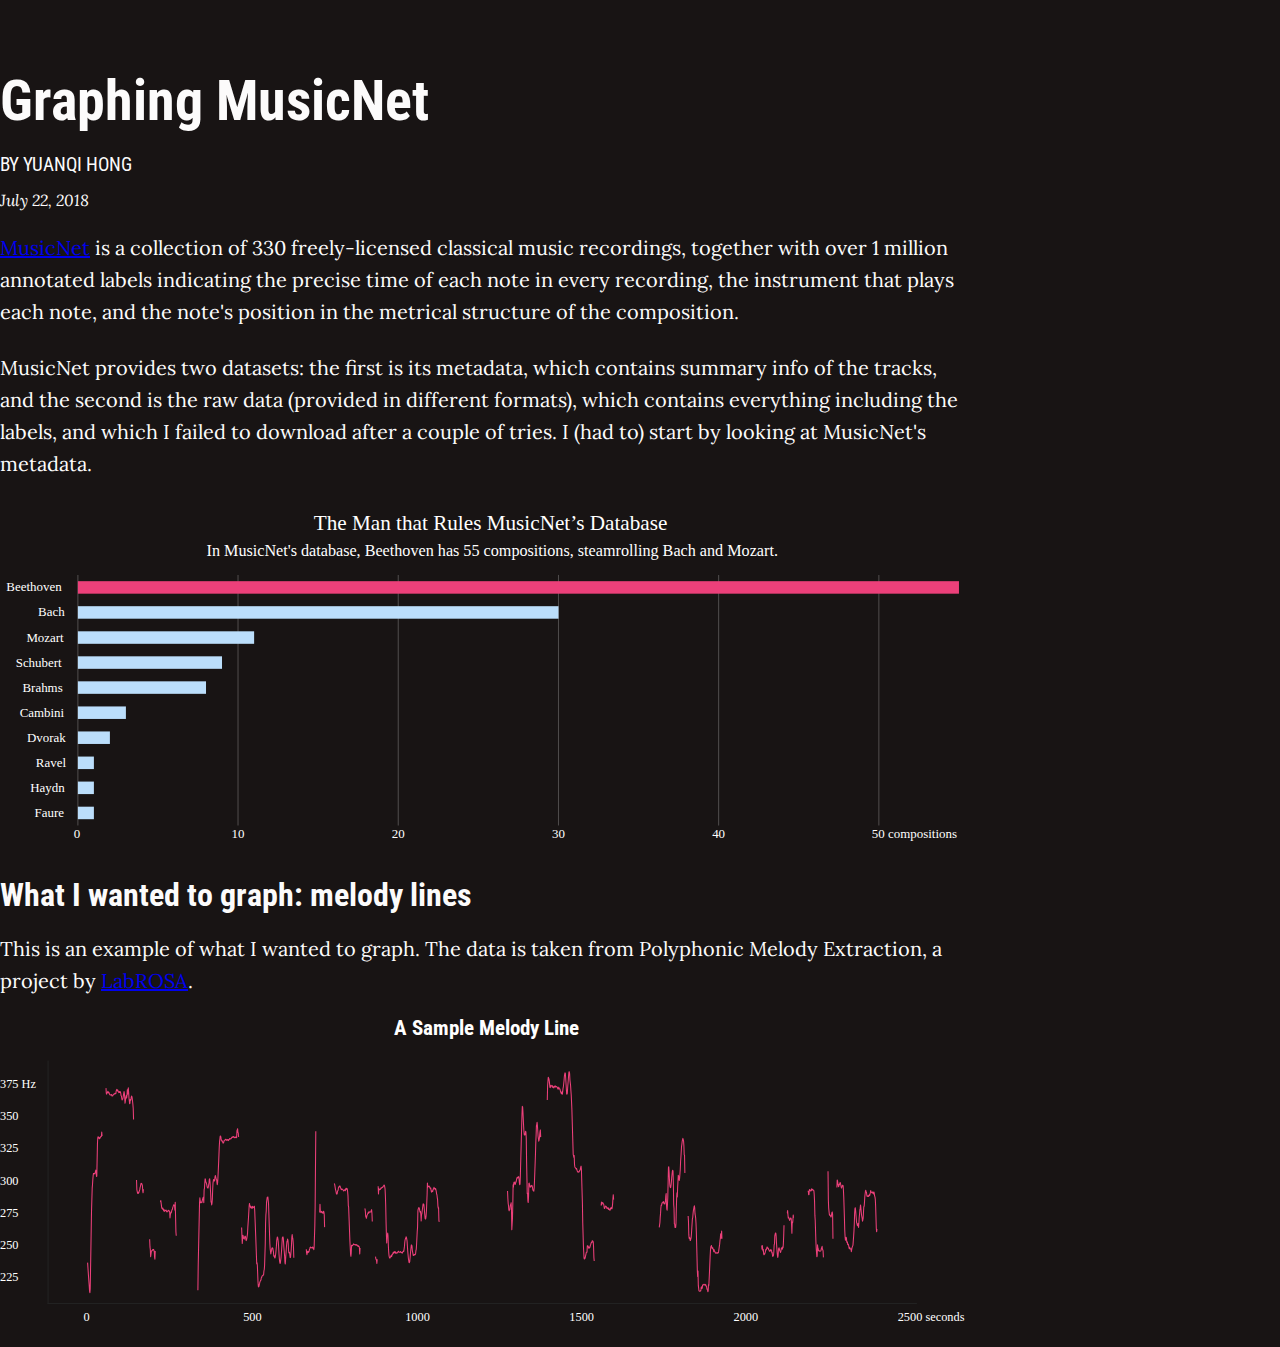
<file: data-studio-projects/01-MusicNet/index.html>
<!doctype html>
<html lang="en">
  <head>
    <!-- Required meta tags -->
    <meta charset="utf-8">
    <meta name="viewport" content="width=device-width, initial-scale=1, shrink-to-fit=no">
    <!-- Bootstrap CSS -->
    <link rel="stylesheet" href="https://stackpath.bootstrapcdn.com/bootstrap/4.1.1/css/bootstrap.min.css" integrity="sha384-WskhaSGFgHYWDcbwN70/dfYBj47jz9qbsMId/iRN3ewGhXQFZCSftd1LZCfmhktB" crossorigin="anonymous">
      
    <!-- Your CSS files -->
    <link rel="stylesheet" href="style/app.css">
    
    <!-- google fonts: Roboto Condensed(super-font) and Lora(sub-font) -->
    <link href="https://fonts.googleapis.com/css?family=Roboto+Condensed:300,400,700" rel="stylesheet">
    <link href="https://fonts.googleapis.com/css?family=Lora:400,400i,700" rel="stylesheet"> 



    <title>Data Studio project 1 - MusicNet</title>
  </head>
    
  <body class="dark-theme">
    <div class="container"><!-- start of the main container-->
        <div class="row justify-content-center"><!-- headline and intro -->
            <div class="col-lg-10 ">
                <h1 class="headline super-font">Graphing MusicNet</h1>
                <p class="credit super-font">BY Yuanqi Hong</p>
                <p class="date sub-font">July 22, 2018</p>
                <p class="body-text sub-font">
                <a href='https://homes.cs.washington.edu/~thickstn/musicnet.html'>MusicNet</a> is a collection of 330 freely-licensed classical music recordings, together with over 1 million annotated labels indicating the precise time of each note in every recording, the instrument that plays each note, and the note's position in the metrical structure of the composition.
                </p>
                <p class="body-text sub-font">
                MusicNet provides two datasets: the first is its metadata, which contains summary info of the tracks, and the second is the raw data (provided in different formats), which contains everything including the labels, and which I failed to download after a couple of tries. I (had to) start by looking at MusicNet's metadata.
                </p>
            </div>
        </div>

<!-- start of svg -->
<?xml version="1.0" encoding="utf-8"?>
<!-- Generator: Adobe Illustrator 22.1.0, SVG Export Plug-In . SVG Version: 6.00 Build 0)  -->
<svg version="1.1" id="Layer_1" xmlns="http://www.w3.org/2000/svg" xmlns:xlink="http://www.w3.org/1999/xlink" x="0px" y="0px"
     viewBox="0 0 920 332.8" style="enable-background:new 0 0 920 332.8;" xml:space="preserve">
<style type="text/css">
    .st0{fill:none;}
    .st1{opacity:0.3;fill:none;stroke:#CBCBCB;stroke-linejoin:round;stroke-miterlimit:10;}
    .st2{fill:#FFFFFF;}
    .st3{font-family:'Roboto-Regular';}
    .st4{font-size:12.2052px;}
    .st5{fill:#BBDEFB;}
    .st6{fill:#EC407A;}
    .st7{font-family:'RobotoCondensed-Bold';}
    .st8{font-size:20px;}
    .st9{font-family:'RobotoCondensed-Regular';}
    .st10{font-size:15.2564px;}
</style>
<rect x="73.5" y="70.7" class="st0" width="846.5" height="236.4"/>
<line class="st1" x1="73.5" y1="307.1" x2="73.5" y2="70.7"/>
<rect x="73.5" y="70.7" class="st0" width="846.5" height="236.4"/>
<text transform="matrix(1 0 0 1 69.499 318.8688)" class="st2 st3 st4">0</text>
<line class="st1" x1="224.6" y1="307.1" x2="224.6" y2="70.7"/>
<rect x="73.5" y="70.7" class="st0" width="846.5" height="236.4"/>
<text transform="matrix(1 0 0 1 218.5142 318.8688)" class="st2 st3 st4">10</text>
<line class="st1" x1="375.8" y1="307.1" x2="375.8" y2="70.7"/>
<rect x="73.5" y="70.7" class="st0" width="846.5" height="236.4"/>
<text transform="matrix(1 0 0 1 369.6787 318.8688)" class="st2 st3 st4">20</text>
<line class="st1" x1="527" y1="307.1" x2="527" y2="70.7"/>
<rect x="73.5" y="70.7" class="st0" width="846.5" height="236.4"/>
<text transform="matrix(1 0 0 1 520.8428 318.8688)" class="st2 st3 st4">30</text>
<line class="st1" x1="678.1" y1="307.1" x2="678.1" y2="70.7"/>
<text transform="matrix(1 0 0 1 672.0078 318.8688)" class="st2 st3 st4">40</text>
<line class="st1" x1="829.3" y1="307.1" x2="829.3" y2="70.7"/>
<text transform="matrix(1 0 0 1 822.6914 318.8688)" class="st2 st3 st4">50 compositions</text>
<text transform="matrix(1 0 0 1 32.6079 299.0641)" class="st2 st3 st4">Faure</text>
<text transform="matrix(1 0 0 1 28.585 275.4186)" class="st2 st3 st4">Haydn</text>
<text transform="matrix(1 0 0 1 33.8237 251.774)" class="st2 st3 st4">Ravel</text>
<text transform="matrix(1 0 0 1 25.4863 228.1315)" class="st2 st3 st4">Dvorak</text>
<text transform="matrix(1 0 0 1 18.5312 204.486)" class="st2 st3 st4">Cambini</text>
<text transform="matrix(1 0 0 1 21.2368 180.8434)" class="st2 st3 st4">Brahms</text>
<text transform="matrix(1 0 0 1 14.8066 157.1989)" class="st2 st3 st4">Schubert</text>
<text transform="matrix(1 0 0 1 24.896 133.5524)" class="st2 st3 st4">Mozart</text>
<text transform="matrix(1 0 0 1 35.9692 109.9093)" class="st2 st3 st4">Bach</text>
<text transform="matrix(1 0 0 1 6.0044 86.2638)" class="st2 st3 st4">Beethoven</text>
<rect x="73.5" y="289.4" class="st5" width="15.1" height="11.8"/>
<rect x="73.5" y="265.7" class="st5" width="15.1" height="11.8"/>
<rect x="73.5" y="242.1" class="st5" width="15.1" height="11.8"/>
<rect x="73.5" y="218.4" class="st5" width="30.2" height="11.8"/>
<rect x="73.5" y="194.8" class="st5" width="45.3" height="11.8"/>
<rect x="73.5" y="171.1" class="st5" width="120.9" height="11.8"/>
<rect x="73.5" y="147.5" class="st5" width="136" height="11.8"/>
<rect x="73.5" y="123.9" class="st5" width="166.3" height="11.8"/>
<rect x="73.5" y="100.2" class="st5" width="453.5" height="11.8"/>
<rect x="73.5" y="76.6" class="st6" width="831.4" height="11.8"/>
<text transform="matrix(1 0 0 1 296.001 28.2736)" class="st2 st7 st8">The Man that Rules MusicNet’s Database</text>
<text transform="matrix(1 0 0 1 194.8789 53.0929)" class="st2 st9 st10">In MusicNet&apos;s database, Beethoven has 55 compositions, steamrolling Bach and Mozart.</text>
</svg>
<!-- end of svg -->

        <div class="row justify-content-center"><!-- headline and intro -->
            <div class="col-lg-10 ">
                <p class="subhead super-font">What I wanted to graph: melody lines</p>
                <p class="body-text sub-font">
                This is an example of what I wanted to graph. The data is taken from Polyphonic Melody Extraction, a project by <a href="https://labrosa.ee.columbia.edu/">LabROSA</a>.
                </p>
            </div>
        </div>

<!-- start of svg -->
<svg id="Layer_1" data-name="Layer 1" xmlns="http://www.w3.org/2000/svg" viewBox="0 0 920 289.89"><defs><style>.cls-1{font-size:11.64px;font-family:Roboto-Regular, Roboto;}.cls-1,.cls-5{fill:#fff;}.cls-2,.cls-3,.cls-4{fill:none;}.cls-2{stroke:#ec407a;stroke-linejoin:round;}.cls-4{stroke:#222;stroke-linecap:square;stroke-miterlimit:10;}.cls-5{isolation:isolate;font-size:19.41px;font-family:RobotoCondensed-Bold, Roboto Condensed;font-weight:700;}</style></defs><title>Sample Melody Line</title><text class="cls-1" transform="translate(78.68 286.74)">0</text><text class="cls-1" transform="translate(229.45 286.74)">500</text><text class="cls-1" transform="translate(382.29 286.74)">1000</text><text class="cls-1" transform="translate(537.21 286.74)">1500</text><text class="cls-1" transform="translate(692.13 286.74)">2000</text><text class="cls-1" transform="translate(847.05 286.74)">2500 seconds</text><text class="cls-1" transform="translate(0 249.56)">225</text><text class="cls-1" transform="translate(0 219.08)">250</text><text class="cls-1" transform="translate(0 188.6)">275</text><text class="cls-1" transform="translate(0 158.13)">300</text><text class="cls-1" transform="translate(0 127.65)">325</text><text class="cls-1" transform="translate(0 97.18)">350</text><text class="cls-1" transform="translate(0 66.7)">375 Hz</text><path class="cls-2" d="M789.69,166l.31-7,.31.83.3,2.32.62,3.22.31-.45.31-1.83.31.12.31-1.13.31-.79.31,1,.62,3.12.31,1.13.62-1.65.31-1,.31.17.31.44.31,4.37.31,6.68.62,19.74.31,11.51.31,5.73.31,3.39.31-.66.31-2.18.31.41.31,3.93.31.66.31-.64.31,2.59h.31l.31-.42.31,1.57.31,2,.31.7.31-1.32.62,1.62.31,0,.31-.26.31,2.64.62-3.55.93-2.57.62-8.32.31-4.89.31-6.5.31-10.51.31-4.07.31-1,.31,2.36.93,11.86.31.5.31,1.7.31.56.31-.93.31-1.17.31,3.68.3-4,.31-5.32.31-3.05.31-3.87.31-1.9.31-3.07.31,2.45.62,7.08.62,3.1.31,2.74.31-1.11.31-1.8.62-11,.31,0,.31-3.74.31-5.35.62-5.28.31-.93.31,1.7.31,0,.31,2.66.31,1.55.31-.17.31-.38.62.57.31-1.06.31.41.31-1.24.31.82.62-2.61.31-2,.31,1.19.31.47.93.79.31-1.13.31.15.31.39.31,1.46.31-1.83.31,1.55.31,2.32.31.59.31,2.39.31,6.3.62,20.75.31,3.59.31-2.71m-46.17-54.51.31,26.94.31,7.91.62,5.81.31,1,.31-.32.31.43.62,1.48.31-.74.62-3.64.31-.39.31,2.78.31,22.51m-23.86-44.9h.62l.31,3.43h.31l.31-4.25.31-.67.31.12.31.85.31.38.31-.29.31.08.31-1.87.31.94.31-.47.31.12.31.78h.31l.31-.15.31.74.31,3.62.31,6.33.31,13.16.31,4.66.62,19.21.31,7.19.61,7.94.31-.7.31-10.63.31,2.9.31.7.31,2.17.31-.59.31.55.62.37.62-.14.31-.09.31-.89.31-1.73.31-.48.31-1.28.31,2.87.31.4.31,1.06.31,6.15M742.59,190h.31l.31-2.09.31,4.12.31,2.9.31-.73.31.78.62,2.15.31-.87.62-1.36.31.2.31.65.31,5.8.31,7.78.31-10.76.31.87.31-2.15.31-5.33.31,2.64m-30.06,26.07.31,3.67.31-3.43.31,3,.31,2.1.31-1.36.31,4,.31.91.31-1,.31.36.62-1.93.31-1.69.31-1,.31.62.62-2.45.31-.21.31.92.31.4.31-.38.31,1.33.31.23.31,1.09.31.41.31-.52.31.18.31-.83.31-.52.31,1.19.31-.09.31,2.07.31-.4.31,3.19.31.56.31-.52.31-.83.31-3,.3-6.72.31-.7.31-7.71.62-2.61.31,0,.31,2.68.31,6.4.62,9.35.31,2.7.31,1.87.31-1.7.31-5.25.31-1.69.31-.26.62,2.63.31.28.31,1.32.31-.46.31-1.66.31-2.28.62,1.23.31.07.31-2.3.31.94.31-3.67.31-7.07.31-10.53m-90.47-8.57.31,4.84.31,12.71.31,3.38.31.23.3-1,.31,2.73.31.13.62-2.44.31-3.36.93-14.62.31-1.23.31-3.76.31-2.7.62-3.45.31-1.08.31,1.92.31,5.67.31,1.7.31,2.27.31,5.16.31,7.91.62,23.52.31,13.08.31,5.36.31-5.16.31,13.63.62,5.15.62.24.31.11.31-.41.31.19.31-1.27.31-2.46.31-.27.31,1.71.31-.54.31-2.72.31-.25.31-.5.62.65h.31l.31-.19.31-.45.31.15.31.81.31-.48.31,1.37h.31l.31,2.09.31,1,.31.06.31,2,.31-.66.31-6.21.31.92.62-12.78.62-14.64.31-5.88.31-3,.3-.76.31-.57.62,2.75.31-.82.31.18.31,1.34.31.26.31,2.08.31-2.06.31,1.59.31-.13.31,1.21.31.66.31-.3.31.41.31-.47.31.07.31.43h.31l.31-.57.31.15.31.07.31-1.58.93-6.63.31-3.33.31-2.22.31-4.13.31,4.2.31-2.26.31-4.55.31,7.16m-59.18-10.65.62-4.41.31-5.54.31-3.29.31-5.37.31-2.58.31.3.31-1.63.31-.79.31.12h.31l.31-1.17.31.17.62,1.88.31,0,.31.19.31-1.36.31-1.87.31-4.51.31-2.1.31,10.51.31,4.09.31,1.06.31-5.29.31-6.65.62-28,.3-1,.31,4.4.31,7,.31,4.84.31,2.47.31,1,.31-.26.31-2,.31-3.06.31-4.43.62-5.7.31-1,.31.92.31,10.83.31,20.56.31,3.65.31,14.56h.31l.31,3.44h.62l.31-3.44.31-13.73.31-10.3.31-5.17.31,4,.31-8.82.62-11.65.31.84.31,1.61.31,2.33.31-1.79.62-8.48.31-7.44.31-4.32.62-10.15.31-2.08.31-2.8.62-2.58L645,122l.31,4.54.31,8.62.31.58.31,16.67m-79,30.79.31-3.43.31,2.29.31-1.36.31-.35.31.5.31-.21.31.91.31.51.31,2.41.31,1.48.31-.45.3-.68.31-1.18.31.12.31,0,.31.45.62,1.63.31-.4.31.26.31-.54.31,1.68.31-1.07.31.55.31.27.31.78.31.11.31-.64.31-1.46.31.78.31-1.17.31.73.31.39.31-1.92.31-2.91.31-5,.31-3.44.31,4.68m-62.59-94,.31-13.74.62-7.81.62,1.61.31,1.83.62,6,.31.45.31-.91.31-1.4.31.5.31.06.31.19.31,1,.31-1.34.31,1.69.31-.82.31.84.31.35.31-.46.31-1,.31.14.31-.57.31,1.12.31-.1.31-.43,1.24,1,.31,1.21.31.41.31-1.2.31-.75.31,1.27.31.42.31-.16.31.79.31,1.3.62,1.91.31.58.31.26.31-2,.31,2.24.61-5.41.31-1.55.62-5.65.31-4.12.31-2,.31-1.34.31.47.31,4.09.93,15.44.31.09.31-.89.31-4.89.62-7.83.31-4.52.31-2.88.31-.18.31,1.72.31,6.15.62,5.42.31,4.9L539,78.5l.62,13.62L540.88,135l.31,1.07.31,1.64.31-1.87.31,8.56.31,2.27.62,1,.31.16.31.73.31-.39.62,2,.31,1,.31.34.31-.22.62.33.31-.24.62-1.65.31,0,.62-2.95.31-.86.31,3.48.93,31.22.31,18.38.62,21.83.61,11.74.31,1,.31-1.08.31.5.93-4.27.31-1.54.62-.09.31-6.1h.31l.31.33.31.45.31,1.52.31-.25.31-.5.31.52.31-.83.31-1.39.31-.75.62-2.05.31-.39.31.32.31-1.69.31.17.62.8.31,4.7L560.4,232l.31,3.47m-81.8-66.16.31,7.09.31,4.73.31,2.19.31,3.92.31.81.31-1.7.31.47.31-3,.31-1.31.31-.87.31-1.18.31,5.74.31,19.63.62-10.43.31-12.46.31-19.49.31,2.44.31-4.14.31-.74.31,0,.31,2,.31-.15.31.15.31-2.4.31.42.62-3.33.31-.92.31.46.31-.95.31.55.31-.79.31-.26.31,1.95.31,3.84.31,1.88.31-.71.31-7.41,1.54-58.33.31-7.46.31.6.31,5,.62,13.2.31,5.28.31,2.92.31-.8.31.8.62-3.53.31.85.31,5.35.31,21.65.62,30.81.31-.32.31,7.62.31,1.28.31-5.65.31-12.47.31-.21.62,2.82.31,1.15.31-1,.31-.32.31.11.31-.62.31,1.19.31-.86.62,3.66.31.87.31.39.31.25L504,167l.31-5.85.93-25.76.31-11.17.31-7.29.31-9,.31-1.2.31-2.25.31,2.87.62,10.1.62,4.85.31-.73.31-1.79.31-3.86.31-2.62.31-1.57.31,6.79M356.83,164.86l.31,7.43.31-5.22.31,1.46.31-.54.31-.24.31.14.31-.11.62-1.47.31.46.62-.83h.31l.31-.06.31-.91h.31l.62-1.21.31.37.31,1.4.31,1.79.31,6.52.31,9.22.31,15.08.31,11.49.31,8.76.31-6.5.31-.48.31-2.31.31,2.52.31,8.86.31,6.24.31,3.4.31,1.64.31.8.31.06,1.24-2.73.31,1.42.31-1.37.31-.74.31.08.31-1.59.31.78.31-1.27.3-.31.31,0,.31.73.31-1.22.31,1.72.31-1.07.31.72.31-.12.31.45.31-.42.31.25.31-.76.31.07.31-1.08.31.13.62.93.93-.13.31-.55.31.48.31.3.31-.06.62.68.31-.05.31-1.15.31-.31.31-.51.31.46.62-4.51.31-4,.31-2.41.31-.87.31-.55.31-1.43.31.61.62,3.22.62,9.43.62,7,.62,4,.31.1.31-.7.93-10.32.62-5.71.31.24.31.74.31,4.13.62,3.33.31,1.61.62-.28.31-.83.31.43.3,0,.31-.42.31-.6.31-3.08.31-1.06.31-4.56.62-12.16.31-4.18.31-15.28.31-2,.31-.16.31-1.19.31.66.31,1,.31,2,.31.94.31-.83.31,2.86.31,6.1.31-6.15.31-.39.93-7.61.31-2.05.31.6.31-.21.31,2.9.62,7.2.31,3.11.31.86.31-.57.31-2.73.31-4.42.62-15.12.31-11.21.31,4.05.31-.63.31-.24.31-.12.31-.27.31.69.31.25.31,1.13.31.38.31-.6.62,3.57.31.43.31-1.35.31.77.31,0,.31-1.66.31-1,.31.36.31-1.65.31,1,.31-.17.31.42.31.8.31-.94.61,2.6.31,2.49.31.7.31,2.72.31,2,.31,6.09.31,1.95.31-.44.31,11.87.31,1.43m-60.11,32.8.31,2.35H355l.31,1.56.31,2.45.31-3.9m-11.77-47.94.31.72.31,2.47.31,4.45.31.52.31,1.17.31-1.26.31-1.68.31-.44.31-1,.31-.29.31-1.25.31,1.06.31-.52.31-.77.31.29.31-.16.31.12.31,0,.31-.37.31-1.29.31-.58.31,3.63.31,7.55m-35.95-35.19.31-.39.31,1.46.62,4,.31,1,.62,3.21.31-.7.31.5.31-2.12.31-.94.31-.43.31-2.51.62-1,.31.43.31-1,.31.26.31,1.54.31.28.31,1,.31.48.31-.52.62.17.31.18.93,1.5.31-.51.31-.22.31-.49.31.3.31.59.31-1.48.31-.84.31,0,.31,1.11.31-.77.31.77.31,2.33.31,3.77.31,9.26.31,1.48L330.19,217l.62,12.23.31,1.8.31-3.27.3-7.21H332l.31.39.31.09.93-1.71.31.32.31.14.31.31.31,0,.62-.11.31.43.31.27.31-.64.31-.07.31.46.31.22.31.49.31.63.31-.74.31.61.31-.07.31,1.24.31,5.9.31-5.57m-38.11-33.39.31-7.75.31,7,.31,0,.31.84.31-.74.31-.46.31.86.31-.34.31.9.31.32.62-1.87.31.81.31,2.65.31,11.49M289,224.36l.31,3.43.31,1.67.31-1.9.31-1.24.31,1.24.31-1.07.31.63.31-.35.61-2.54.31-.69.31-1.12.31-.12.31.53.31-.11.31.19.31,0,.31.3.31-.75.31-.25.31,1.41.31-.14.31,1.31.31-2.72.62-19.77.31-17.7.62-71.57m-70,90.81.62,14.94.31-4.72.31-2.92.31,1,.31,1.88h.31l.31.73.62-2.68.31-.11.31.57L232,215l.31,1.17.31-.71.31-1.4.62-4.43.31-6,.62-9.24.62-10.9.31-2.39.31,2.29.31-.2.31,1.69.31-.78.31,1.57.31-1.27.31,1,.31-.63.31-.93.31,1.69.31-.89.31.2.62-.84.31-.21.31,4.51.93,23.88.93,25.88.31-1,.31,2.65.62,15.81.31,3.84.31.44.31-.61.31-1.62.31-1.18.31-1.5.31-.39.31-1.05h.31l.31-2.19.31-.16.31-1.36.31-.22.31-.47.31.27.31-.9h.31l.31-3.65.31-1.32.31-3.93.62-20.12.31-19.67.31-7.94.31-3.45.31-8.46.61-4.63.31.39.31-.57.62,6.07,1.24,37.58.31,5.29.62,4.69.31-1.82.31-1,.31-2.38.31-.39.31-.07.31.23.31,2.1.31,1.39.31,4.09.31-.66.62,2.36.31-.22.31-1.67.31-2.51.62-6.73.31-5.48.31-2,.31-1.2.31.76.31,2.15.31,2.71.62,10.8.31,4.26.31,2.86.31,1.41.31-.5.62-4.78.62-8.3.62-10.34.31-.72.31-.36.31,1.41.62,9.56.62,7.2.31,6.14.31,1.31,1.24-18.16.31-3.1.31-.5.31-1.75.31,1.18.3,3.07.31,6.33.31,2.38.62-.54.31,3,.31,2,.31-.31.62-6.75.31-5.2.31-7.19.31-2.29.31,2.43.31,1.3.31,3.35.31,4.87.31,10M186.73,263l.31-23.88,1.24-58.57.31-4.75.31,2.73.31,2,.31-.56h.31l.31-.18.31.56.62-2.92.31-.67.31-1.37.3,1.45.31,3.58.31-12.3.31-1.1.31-5.27.31-3.88.31.39.31,2.57.31.4.31.88.31,1.15.31,1.78.31,1.14.31.41.31,0,.31-1.48.62-3.86.31-3.16.31-.18.31,3.16.62,11.64.31,7,.31-.12.31,3,.31-1.72.31-3.51.31-8.95.31-6.43.31-2.2.31-1.28.31.86.31.56.31-.19.31-3.5.31-1.47.31.93.62,2.81.31,0,.31,2.86.31,2.12.31-1.67.31-4.58.62-13.52.62-15.3.31-5.73.62-5.21.31.23.31.76.31,3.07.31-.31.31,1,.31.23.31-.27.31,1.75.31.24.31-.63.31-.35.31-1.37.31-.42.61-.13.31-.53.31-.18.31.26.31.62.62-.39.31.32.31-.47.31-.07.31,1,.31-.61.31-.39.31-.22.31-.74.31-.06.31.49.31-.28.31,0,.62-1.23.31-.28.31.43.31-.4.31-.65.31.48.31-.3.31.82.31-.29.31.57.31-.54.31.22.31-.3.31.44.31-.92.31,1,.31-6.65.31-.58.31-1.23.31,3.74.31.21.31,3.87M151.1,179.72l.31-.3.31-1,.61,4.5.31,2.74.31,0,.31.78.31-1.08.62,1.78.31,1.07.31-1.3.31,1.67.62-.86.31.28.31-.52.31-.15.31.65.31.94.31.18.62-.9.31.14.31-.81.31.52.31-.13.31.69.31-.17.31,6.27.31-2.82.31-1.42.31-.91.31.21.62-2.64.31-.16.62-2.58.31-.71.31-1.24.31.38.31-.2.31.65.31,4.21.31-7.44L166,208l.31,3.66m-25.1,3.15.31,7.32.31,2.33.31,7,.62-4.61.31-1.15.31.11.31-.27.31-.84.31.15.31-.27.31-.1.31,1.48.31.13.31,5.77.31,1.78.31-7.73m-17.66-67,.31,9.26.62,3.11.31.43.31-1.12.31.9.31-.57.93-3.07.3-1.87.31-.94.31-1.72.31-1.27.31.66.31-.33.62,2,.31,4.95.31,1.76.31-3.5M100,72.32l.31,4.82.31.84.31-.82.31-.44.31-.92.31-.38.31.89.31.52.31-.52.62,1.94.62.54.31-.09.31.11.31-.37.31-.1.31,1.28.31.08.31-.08.31-.19.31-.9.31-.42.31,0,.31-.22.62-.6.31.44.31-.37.31.09.31-2.35.31-.94.31-.64.31,1.14.62-.59.31,1.49.31-.05.31,1,.3-.64.31-.3.31.92.31-1,.62,1.6.31,2.28.31.35.31,2.31.31,1.47.31-.81h.31l.31-1.39.93-5.72.31,1.45.31,4.11.31,5.29.31-1.76.31-2.52.31-1.79.31-1.22.31,2.4.31-2.84.31-4.92.31,4.29.62-6.07.31,4.15.31,5.29.62,5.65.31-.55.31-3.58.31.95.31-.88.31-2.2.31-1,.31.52.31,1.69.62,5.84.31,3.94.31,10.13m-43.38,135,.93,13.82.62,8.12.31,5,.31,1.38.31-3.61.62-36.78L86.34,189,87,166.66l.31-3.69.31-4.68.31-3.58.31-1.89.31.27.31-.2.62.36.93-3.58.31.83.31,5.18.31-.32.62-30.58.3-5.59.31-1,.31.36.31.1.31,1.4h.31l.31-1,.31.39.31-1,.31-.19.31-.39h.31l.31-4.2.31,3.84" transform="translate(0 -5.19)"/><rect class="cls-3" x="45.38" y="41.47" width="819.35" height="228.85"/><line class="cls-4" x1="45.38" y1="270.32" x2="45.38" y2="41.47"/><line class="cls-4" x1="45.38" y1="270.32" x2="864.73" y2="270.32"/><text class="cls-5" transform="translate(371.7 16.6)">A Sample Melody Line</text></svg>
<!-- end of svg -->

<br>
<br>
        
      </div><!-- end of the main container-->
   
        

      
      
    <!-- Optional JavaScript -->
    <!-- jQuery first, then Popper.js, then Bootstrap JS -->
    <script src="https://code.jquery.com/jquery-3.3.1.slim.min.js" integrity="sha384-q8i/X+965DzO0rT7abK41JStQIAqVgRVzpbzo5smXKp4YfRvH+8abtTE1Pi6jizo" crossorigin="anonymous"></script>
    <script src="https://cdnjs.cloudflare.com/ajax/libs/popper.js/1.14.3/umd/popper.min.js" integrity="sha384-ZMP7rVo3mIykV+2+9J3UJ46jBk0WLaUAdn689aCwoqbBJiSnjAK/l8WvCWPIPm49" crossorigin="anonymous"></script>
    <script src="https://stackpath.bootstrapcdn.com/bootstrap/4.1.1/js/bootstrap.min.js" integrity="sha384-smHYKdLADwkXOn1EmN1qk/HfnUcbVRZyYmZ4qpPea6sjB/pTJ0euyQp0Mk8ck+5T" crossorigin="anonymous"></script>
  </body>
</html>
</file>
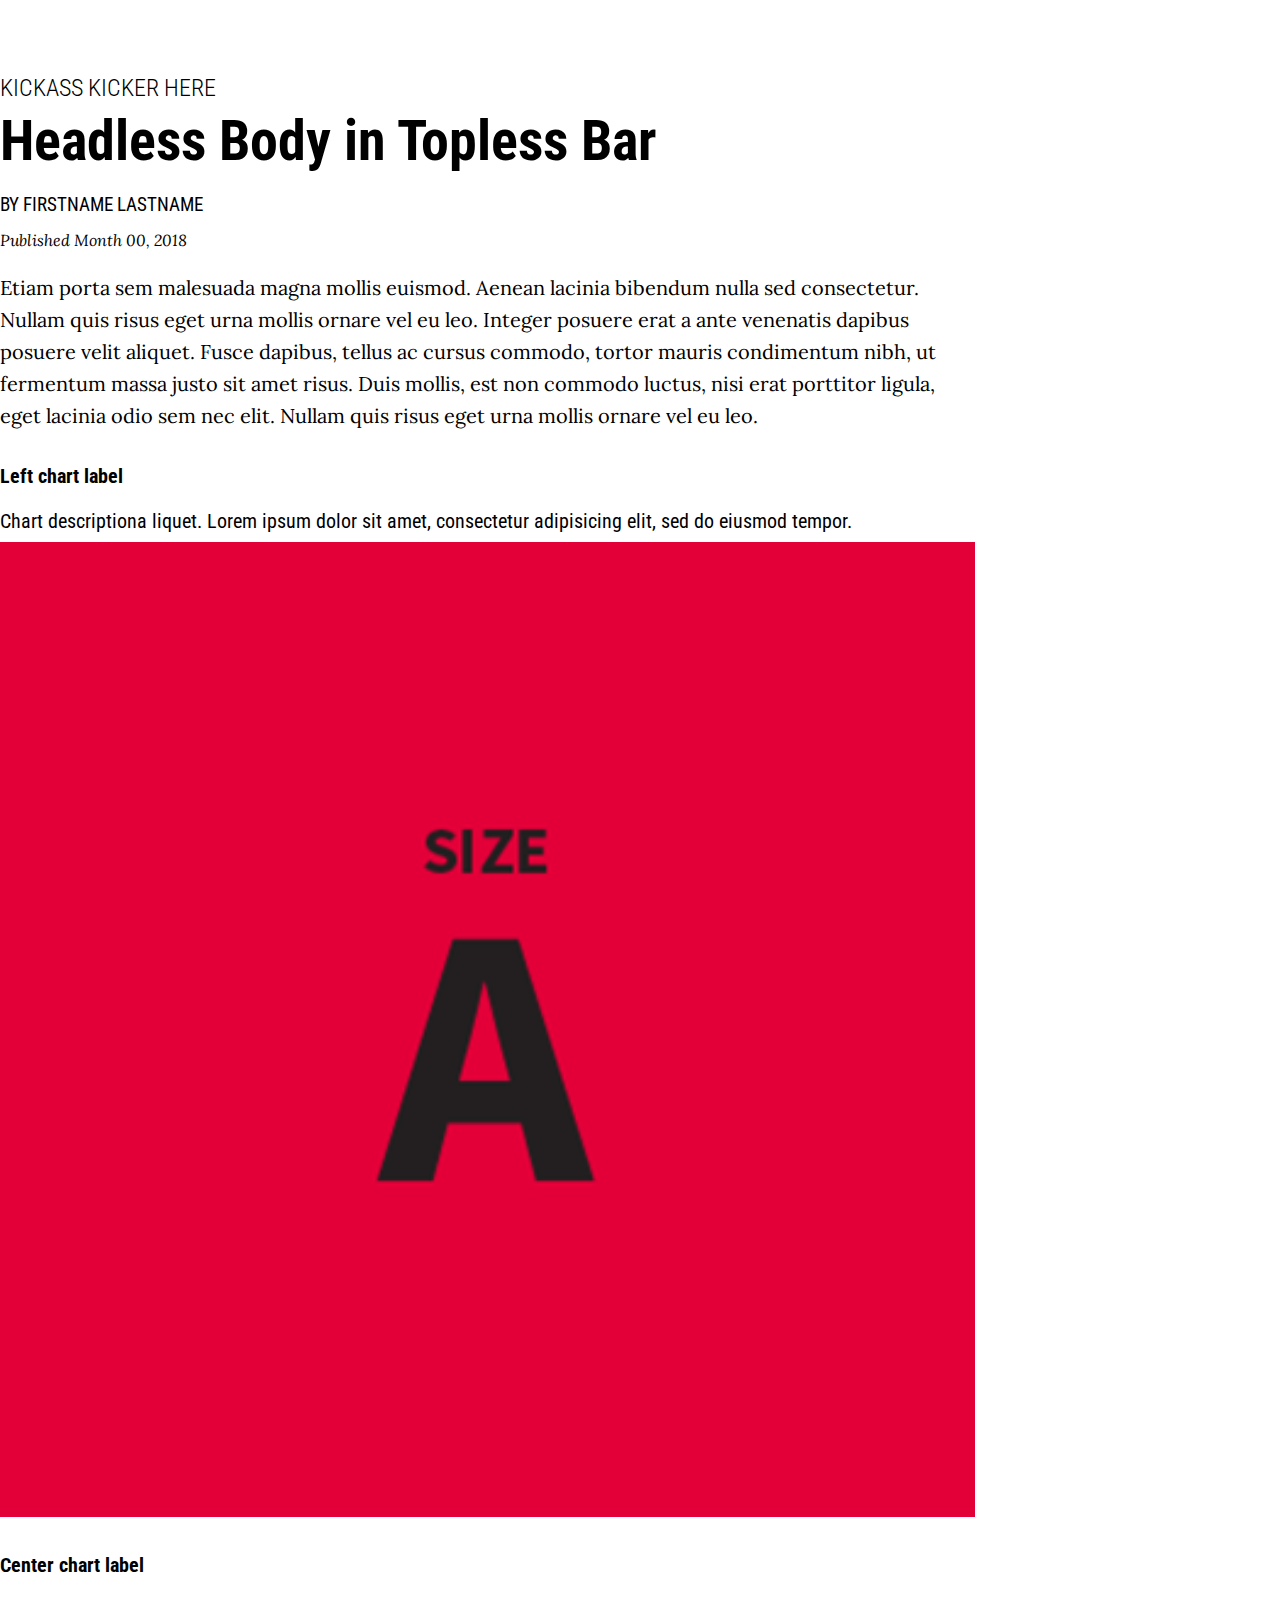
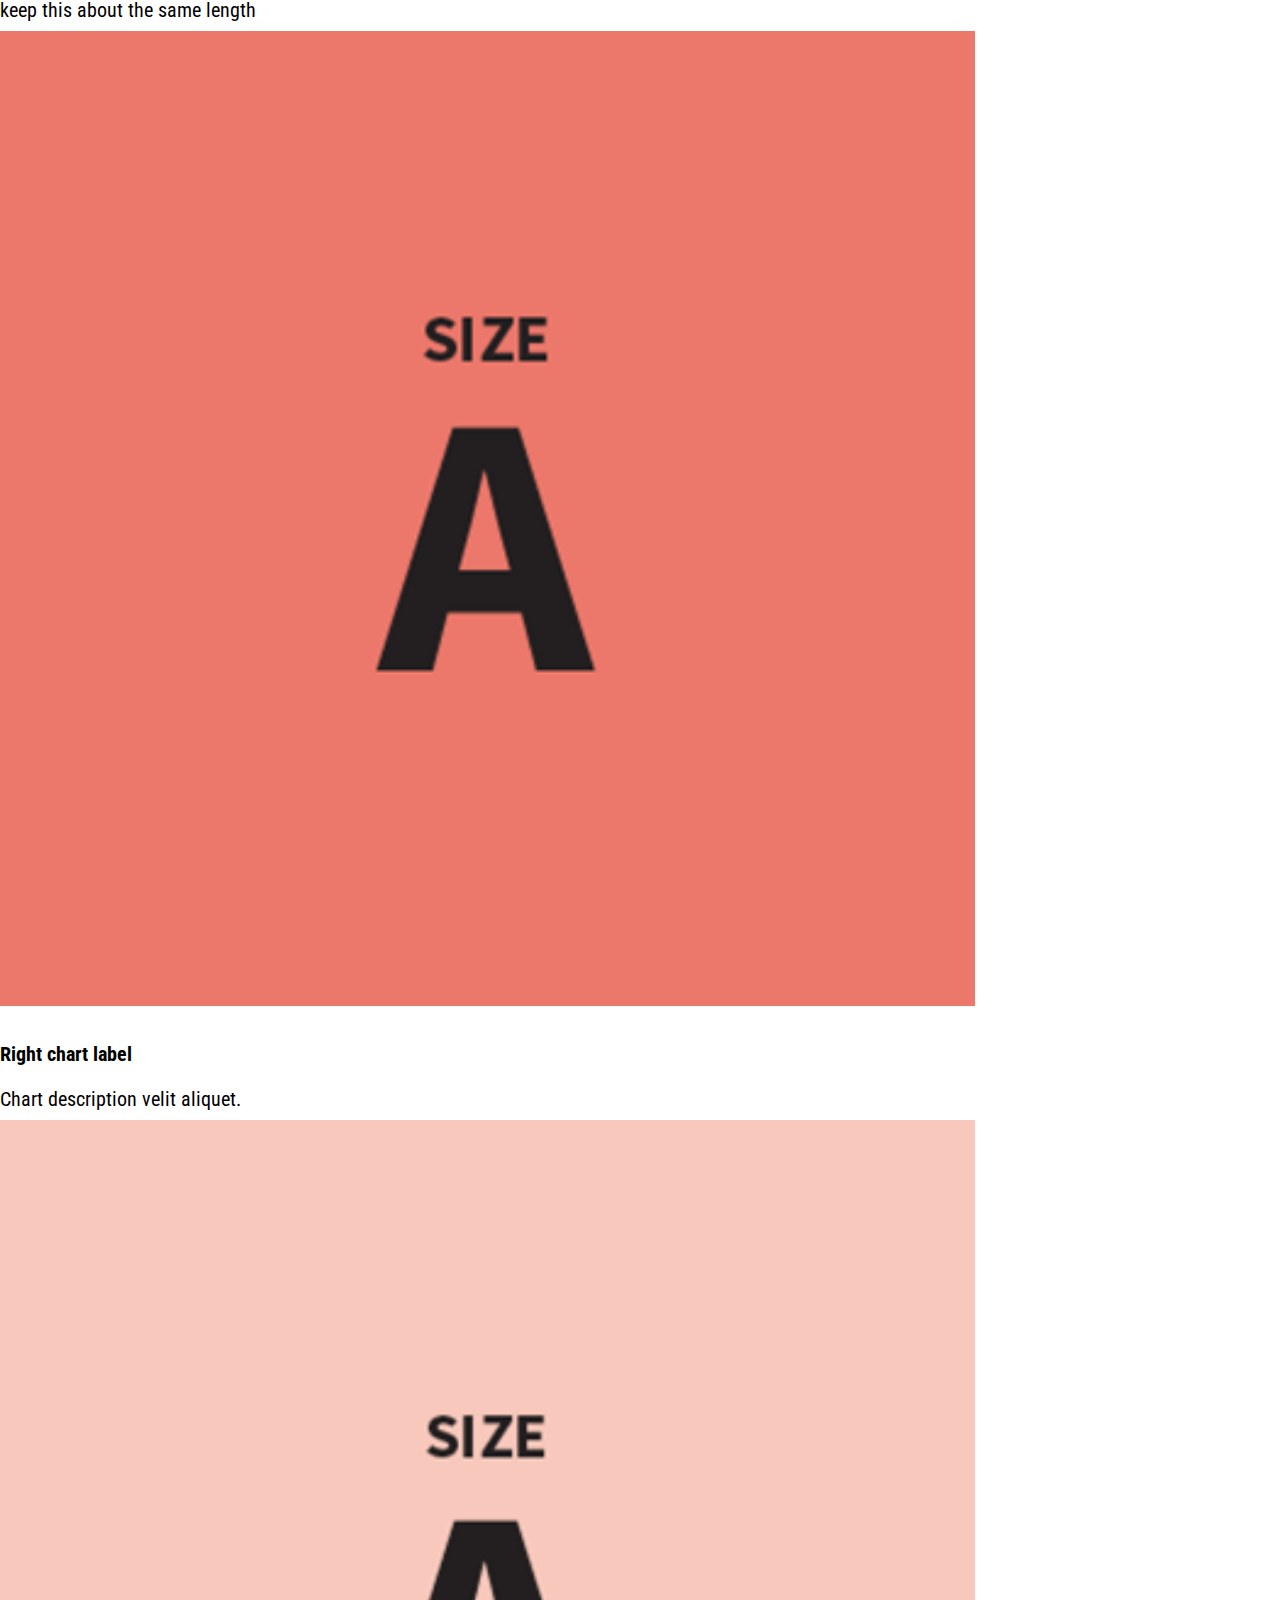
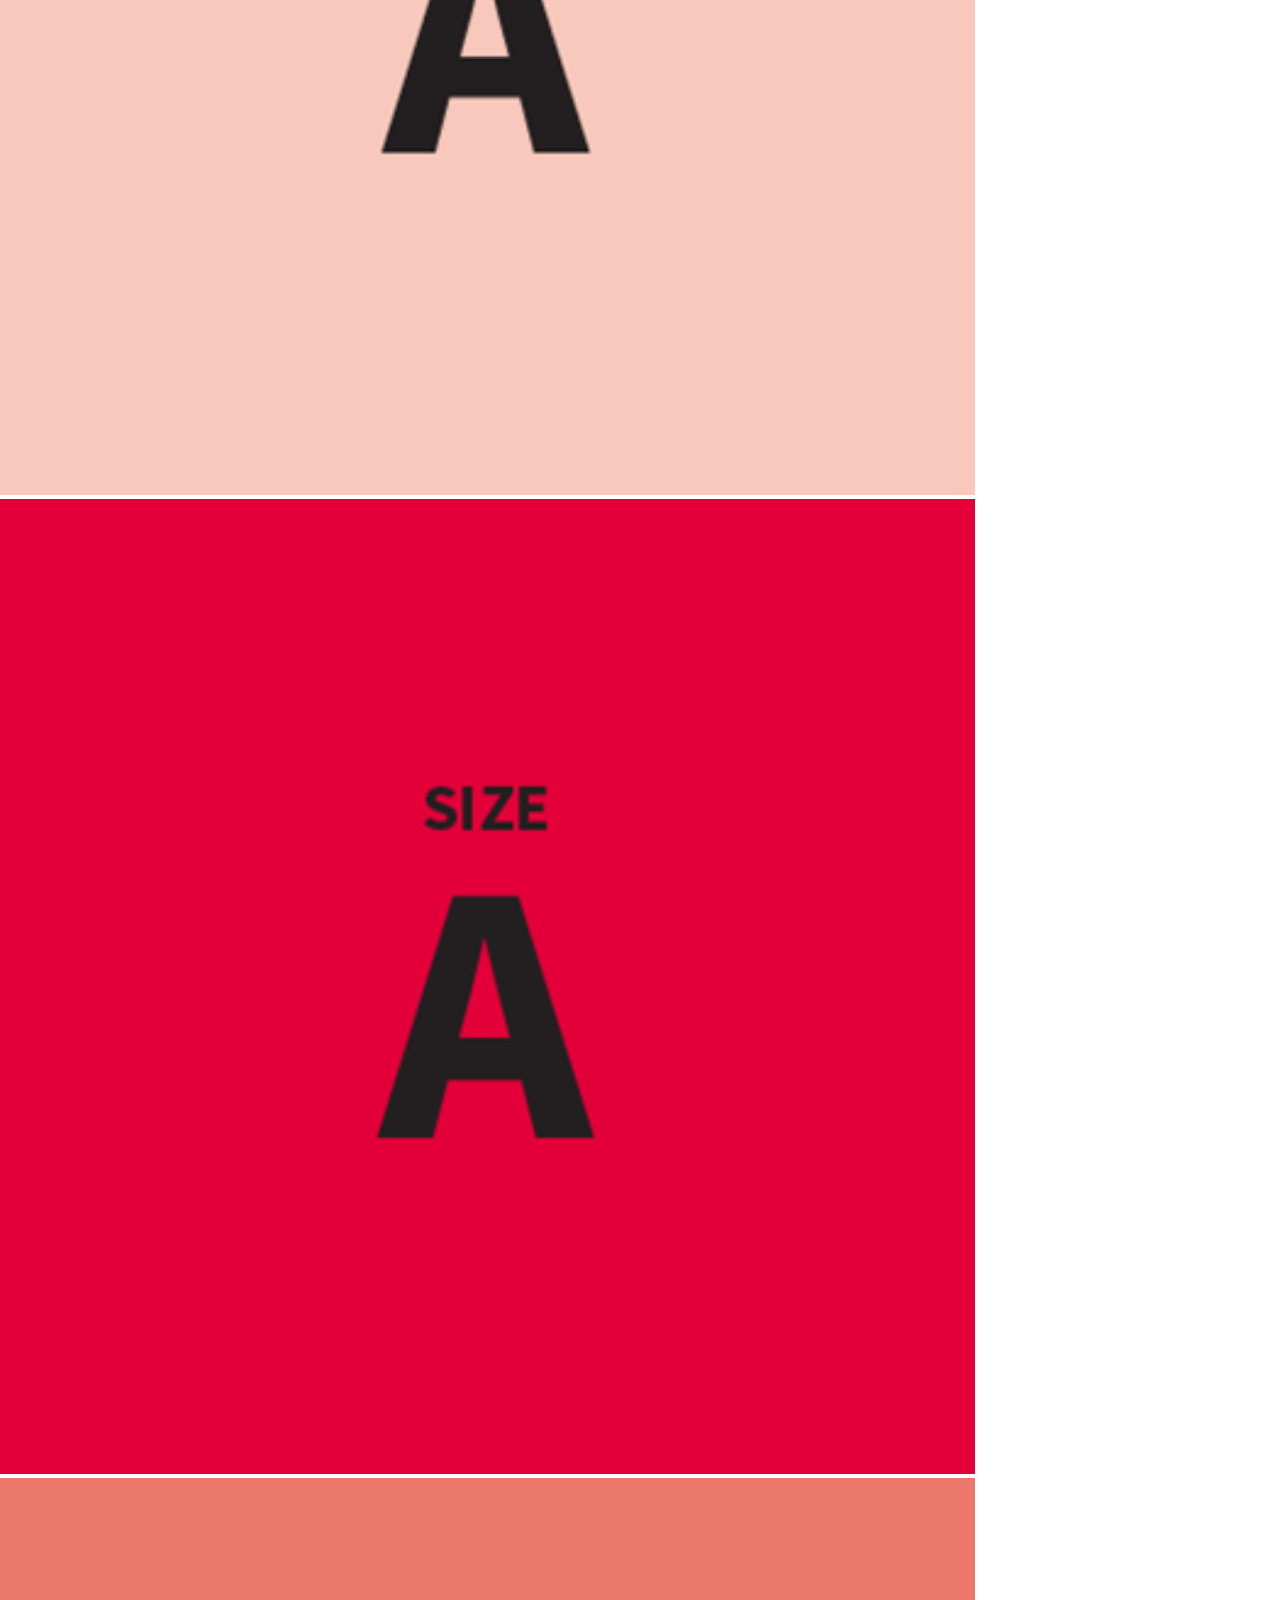
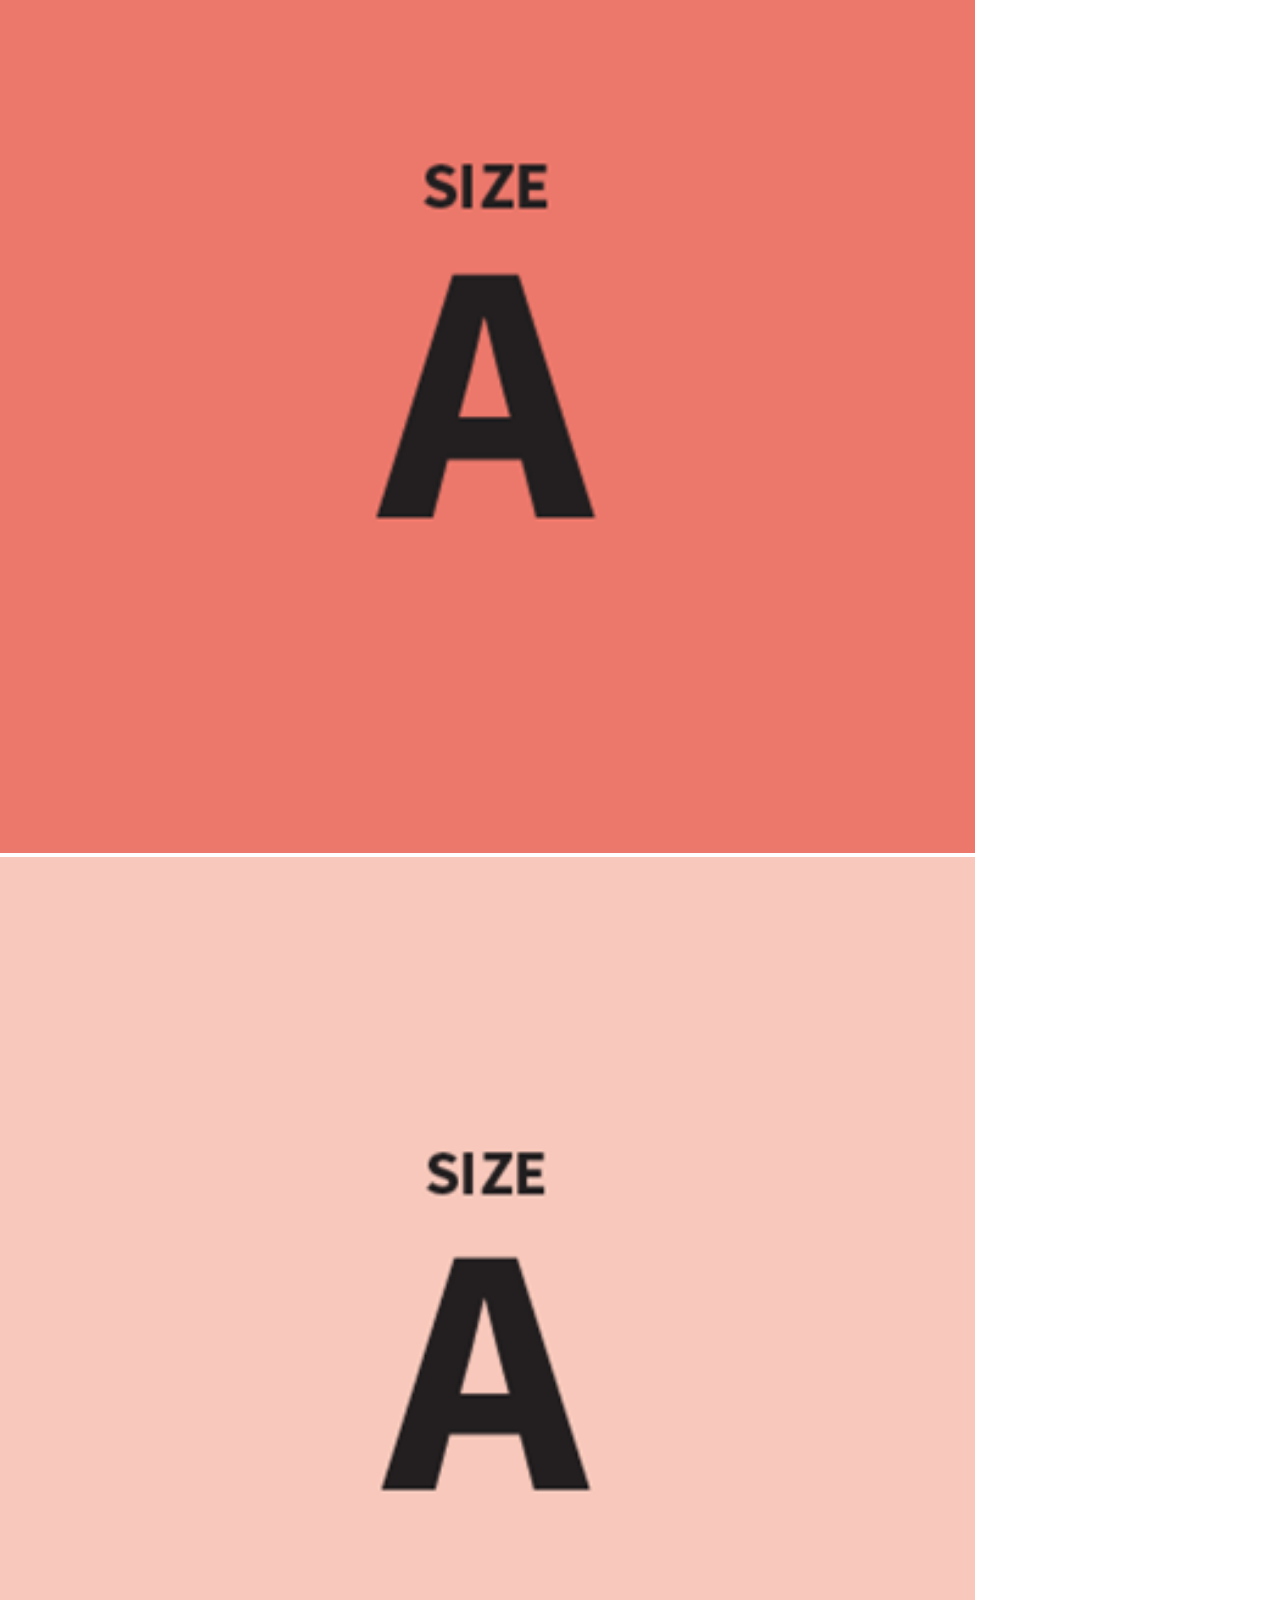
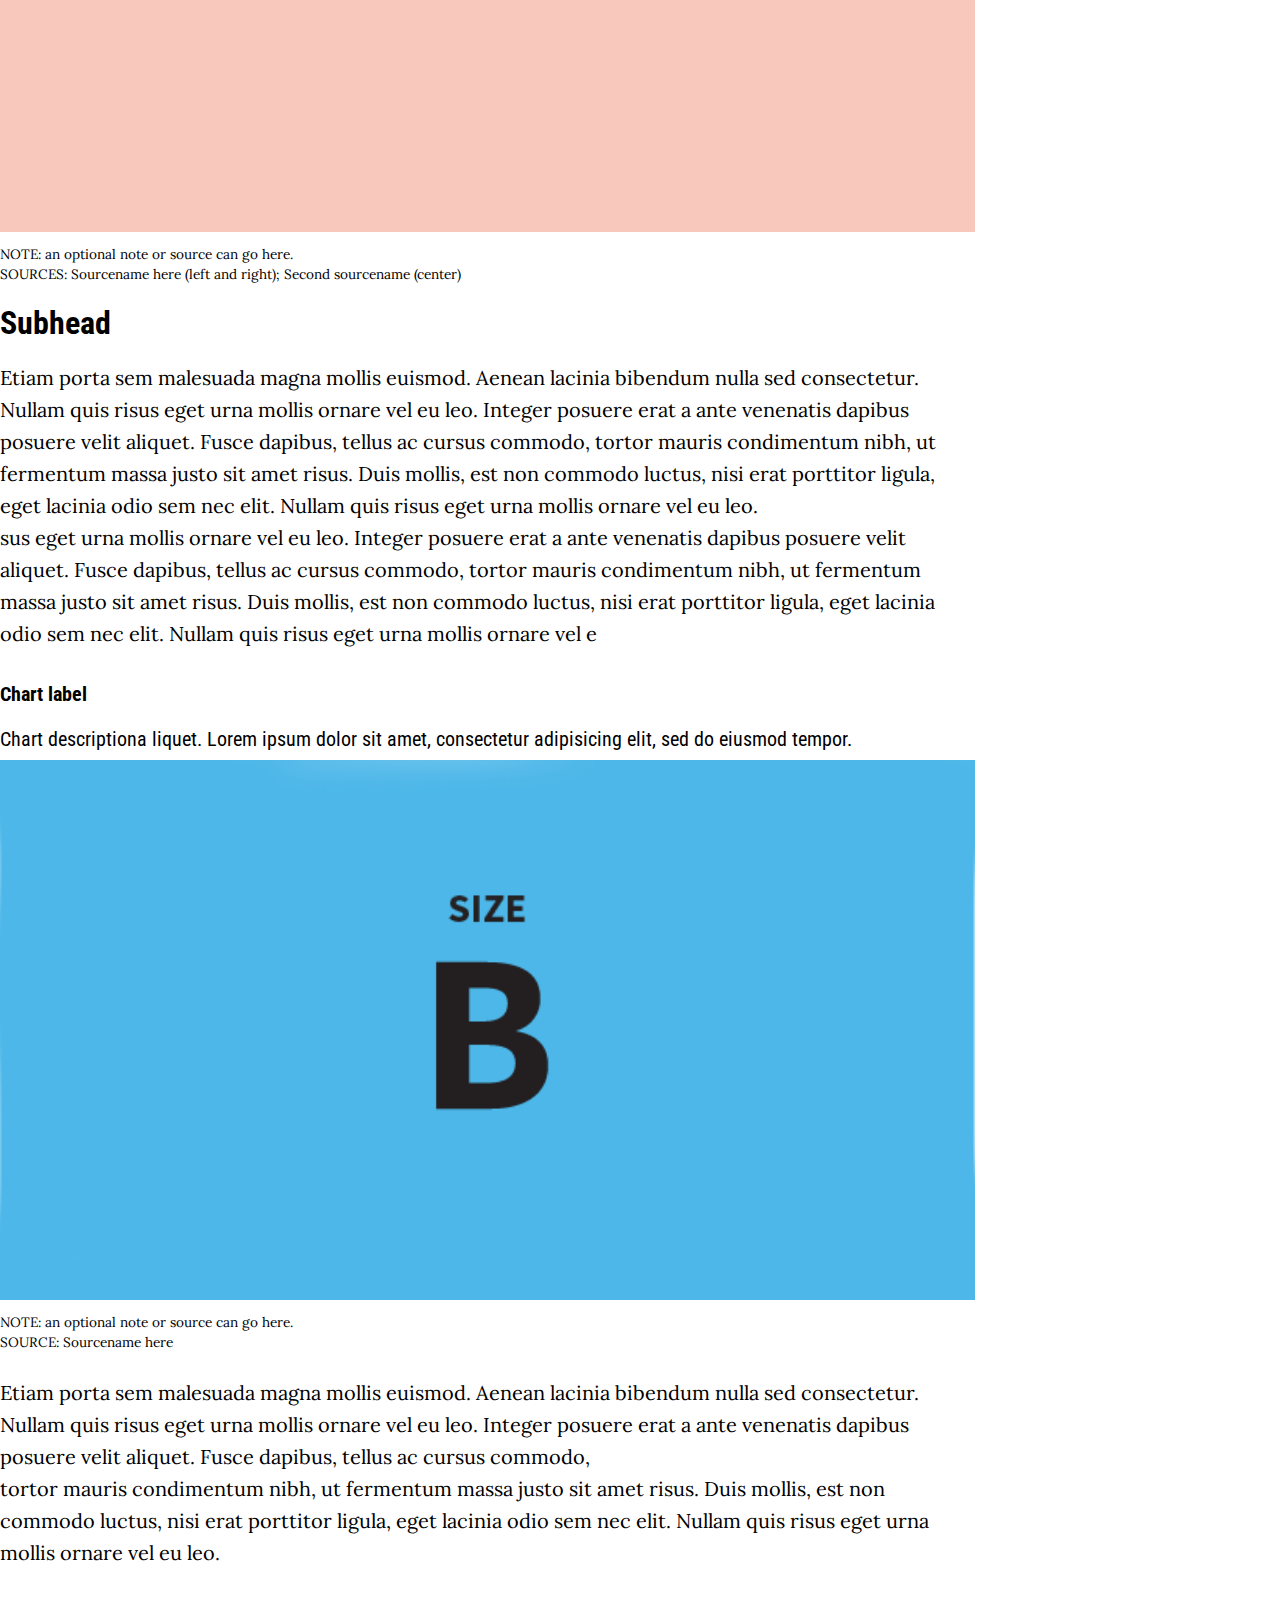
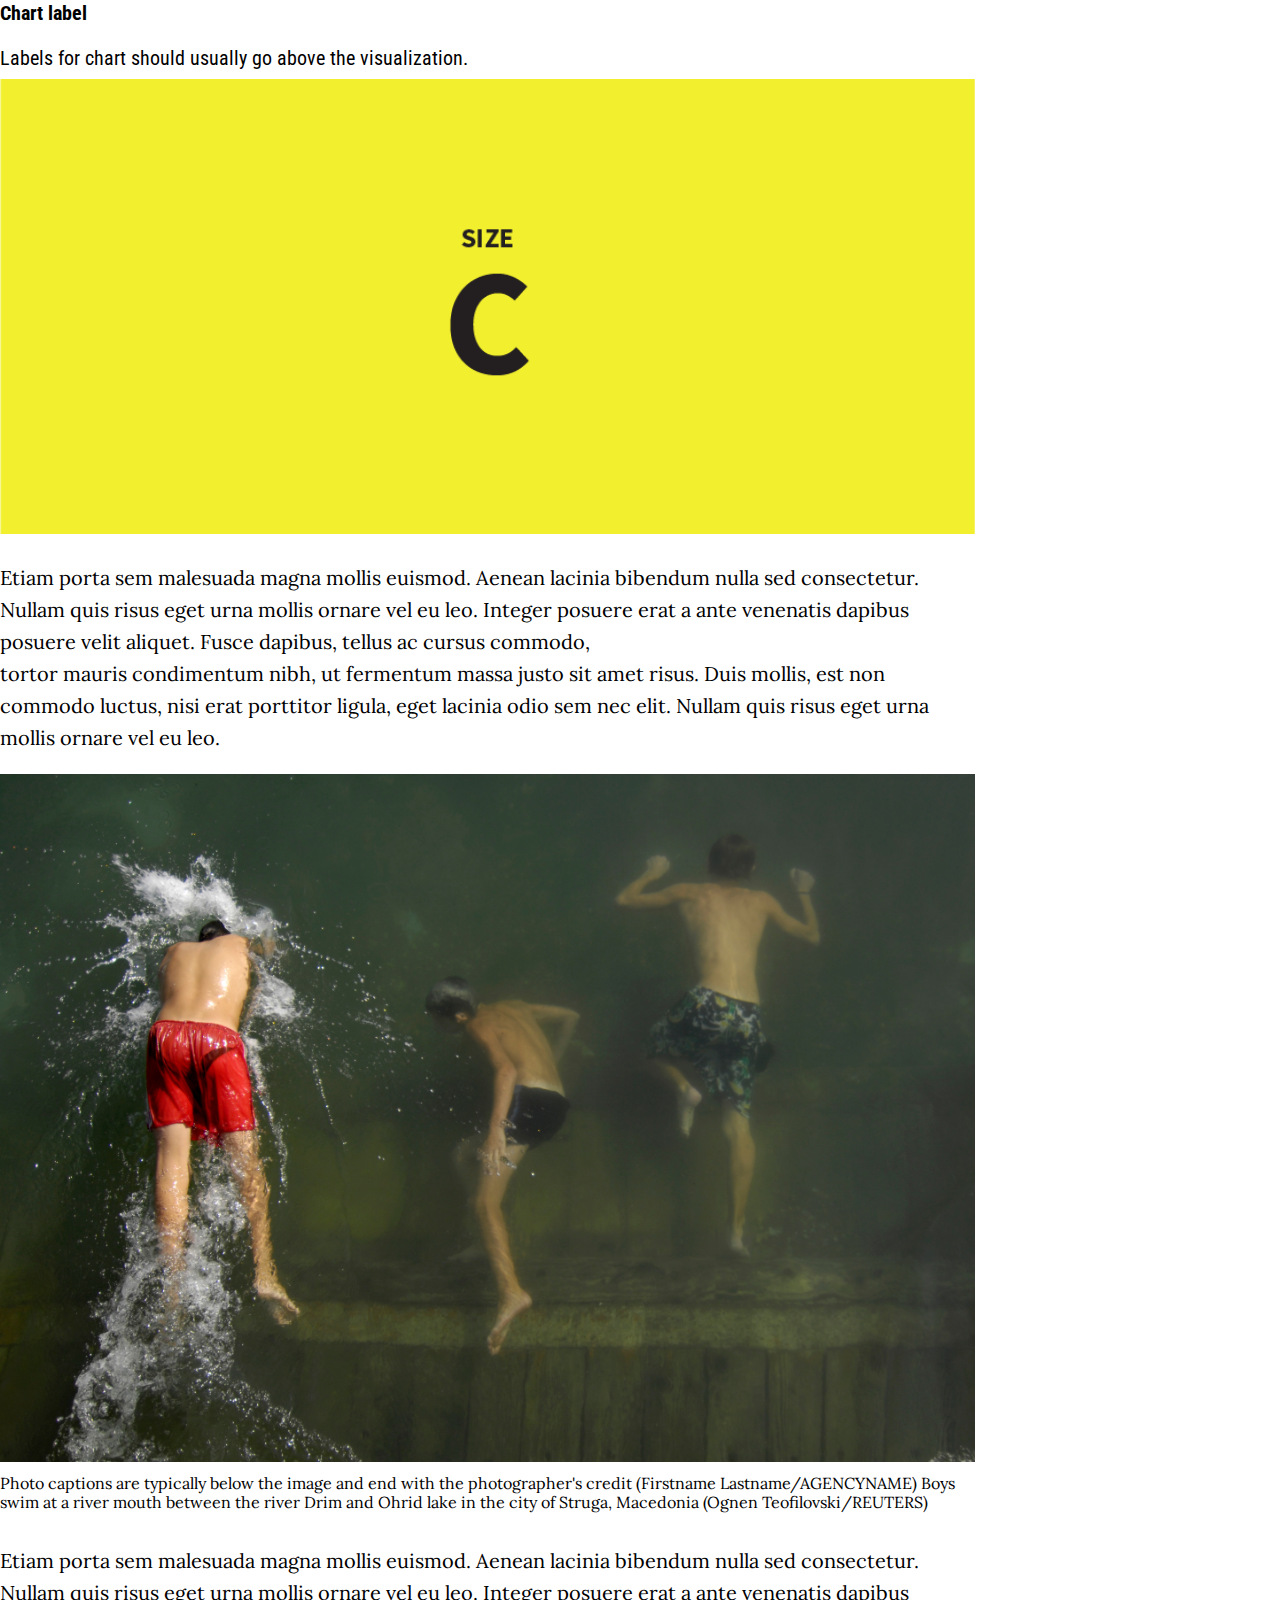
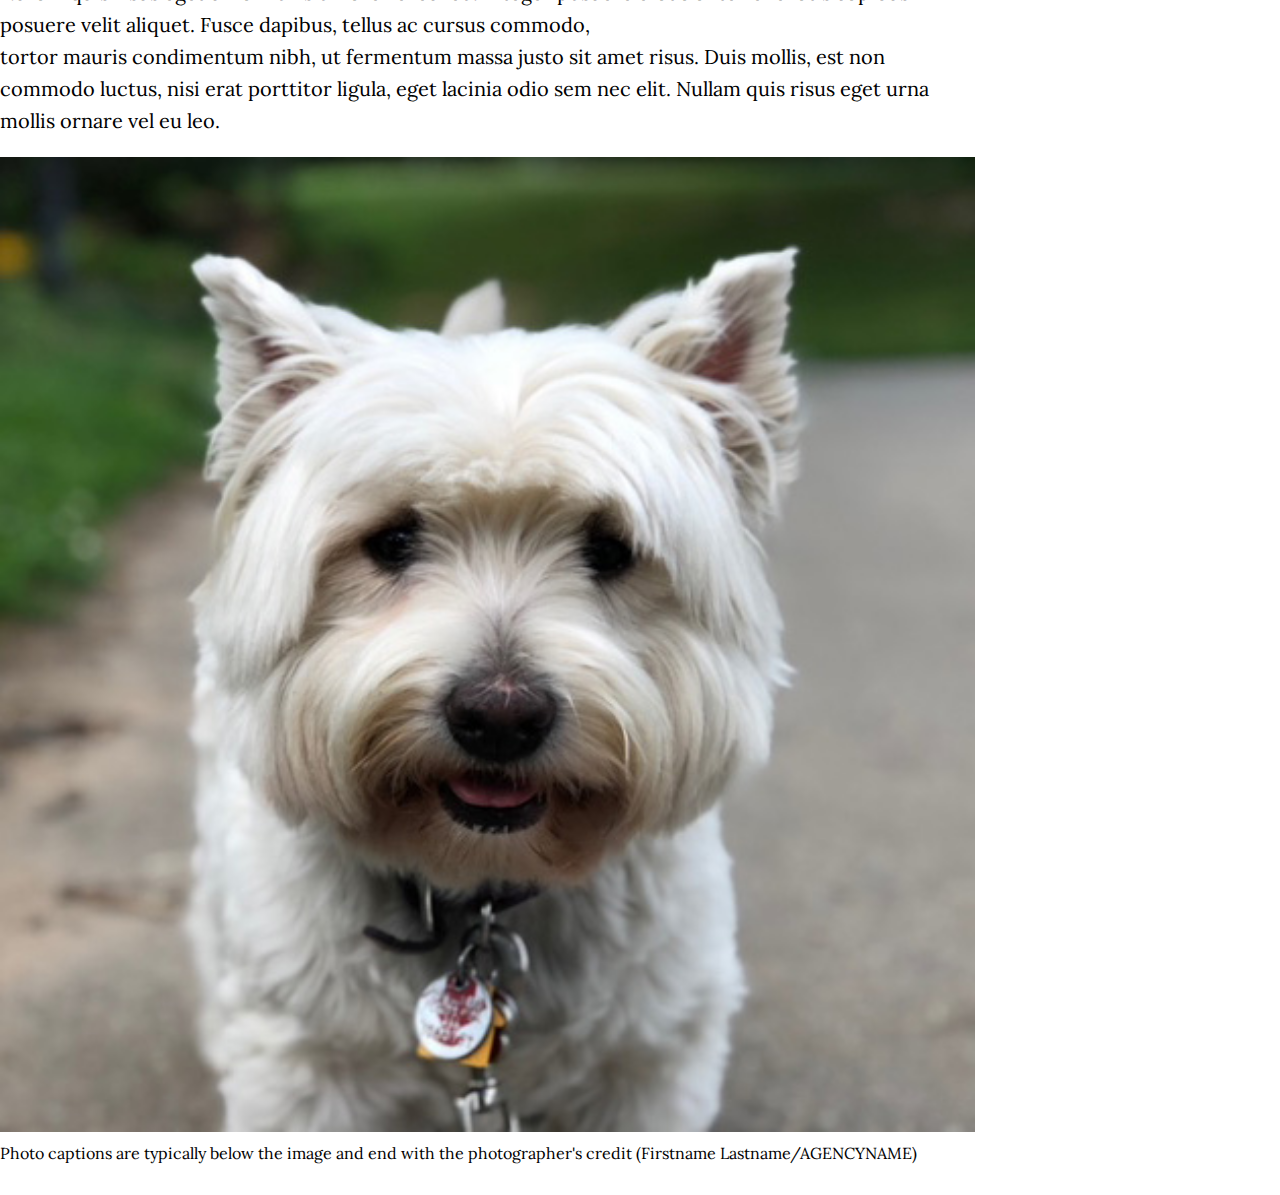
<file: data-studio_web/01-MusicNet-web/index.html>
<!doctype html>
<html lang="en">
  <head>
    <!-- Required meta tags -->
    <meta charset="utf-8">
    <meta name="viewport" content="width=device-width, initial-scale=1, shrink-to-fit=no">
    <!-- Bootstrap CSS -->
    <link rel="stylesheet" href="https://stackpath.bootstrapcdn.com/bootstrap/4.1.1/css/bootstrap.min.css" integrity="sha384-WskhaSGFgHYWDcbwN70/dfYBj47jz9qbsMId/iRN3ewGhXQFZCSftd1LZCfmhktB" crossorigin="anonymous">
      
    <!-- Your CSS files -->
    <link rel="stylesheet" href="style/app.css">
    
    <!-- google fonts: Roboto Condensed(super-font) and Lora(sub-font) -->
    <link href="https://fonts.googleapis.com/css?family=Roboto+Condensed:300,400,700" rel="stylesheet">
    <link href="https://fonts.googleapis.com/css?family=Lora:400,400i,700" rel="stylesheet"> 

      
       
    <title>Lede page</title>
  </head>
    
  <body class="light-theme">
    <div class="container"><!-- start of the main container-->
        <div class="row justify-content-center"><!-- headline and intro -->
            <div class="col-lg-10 ">
                <p class="kicker super-font">kickass kicker here</p>
                <h1 class="headline super-font">Headless Body in Topless Bar</h1>
                <p class="credit super-font">BY Firstname Lastname</p>
                <p class="date sub-font">Published Month 00, 2018</p>
                <p class="body-text sub-font">
                Etiam porta sem malesuada magna mollis euismod. Aenean lacinia bibendum nulla sed consectetur. Nullam quis risus eget urna mollis ornare vel eu leo. Integer posuere erat a ante venenatis dapibus posuere velit aliquet. Fusce dapibus, tellus ac cursus commodo, tortor mauris condimentum nibh, ut fermentum massa justo sit amet risus. Duis mollis, est non commodo luctus, nisi erat porttitor ligula, eget lacinia odio sem nec elit. Nullam quis risus eget urna mollis ornare vel eu leo.
                </p>
            </div>
        </div>
        
        
        
        
<!-- start of three charts side by side -->
        <div class="row justify-content-center"> <!-- labels/deszcriptions and three charts for mobile -->
            <div class="col-md-4 "><!-- left -->
                <p class="label super-font">Left chart label</p>
                <p class="label-text super-font">Chart descriptiona liquet. Lorem ipsum dolor sit amet, consectetur adipisicing elit, sed do eiusmod tempor. </p>
                <img class="image d-md-none" src="style/images/template_sizeA_0.png" alt="image description">

            </div>
            <div class="col-md-4 "><!-- center -->
                <p class="label super-font">Center chart label</p>
                <p class="label-text super-font">keep this about the same length</p>
                <img class="image d-md-none" src="style/images/template_sizeA_2.png" alt="image description">
            </div>
            <div class="col-md-4 "><!-- right -->
                <p class="label super-font">Right chart label</p>
                <p class="label-text super-font">Chart description   velit aliquet.</p>
                <img class="image  d-md-none" src="style/images/template_sizeA_1.png" alt="image description">
            </div>
        
        </div>
        <!-- these are the image files repeated fror desktop sizes -->
        <div class="d-none d-md-block">
            <div class="row justify-content-center "> 
                <div class="col-md-4 "><!-- left -->
                    <img class="image" src="style/images/template_sizeA_0.png" alt="image description">
                </div>
                <div class="col-md-4 "><!-- center -->
                    <img class="image" src="style/images/template_sizeA_2.png" alt="image description">
                </div>
                <div class="col-md-4 "><!-- right -->
                    <img class="image" src="style/images/template_sizeA_1.png" alt="image description">
                </div>
            </div>
        </div>
<!-- this note is optional -->
        <div class="row justify-content-center "> 
            <div class="col">
                <p class="note sub-font">NOTE: an optional note or source can go here. <br>
                SOURCES: Sourcename here (left and right); Second sourcename (center)
                </p>
            </div>
        </div>
<!-- end of three charts side by side -->
        

        <div class="row justify-content-center"><!-- headline and intro -->
            <div class="col-lg-10 ">
                <p class="subhead super-font">Subhead</p>
                <p class="body-text sub-font">
                Etiam porta sem malesuada magna mollis euismod. Aenean lacinia bibendum nulla sed consectetur. Nullam quis risus eget urna mollis ornare vel eu leo. Integer posuere erat a ante venenatis dapibus posuere velit aliquet. Fusce dapibus, tellus ac cursus commodo, tortor mauris condimentum nibh, ut fermentum massa justo sit amet risus. Duis mollis, est non commodo luctus, nisi erat porttitor ligula, eget lacinia odio sem nec elit. Nullam quis risus eget urna mollis ornare vel eu leo. <br>
                sus eget urna mollis ornare vel eu leo. Integer posuere erat a ante venenatis dapibus posuere velit aliquet. Fusce dapibus, tellus ac cursus commodo, tortor mauris condimentum nibh, ut fermentum massa justo sit amet risus. Duis mollis, est non commodo luctus, nisi erat porttitor ligula, eget lacinia odio sem nec elit. Nullam quis risus eget urna mollis ornare vel e
                </p>
            </div>
        </div>
    
<!-- start of one size B image -->
        <div class="row justify-content-center"> <!-- labels/deszcriptions and three charts for mobile -->
            <div class="col-md-10"><!-- left -->
                <p class="label super-font">Chart label</p>
                <p class="label-text super-font">Chart descriptiona liquet. Lorem ipsum dolor sit amet, consectetur adipisicing elit, sed do eiusmod tempor. </p>
                <img class="image" src="style/images/template_size_B.png" alt="image description">
                <p class="note sub-font">NOTE: an optional note or source can go here. <br>
                SOURCE: Sourcename here
                </p>
            </div>
        </div>
<!-- end of one size B image -->


        <div class="row justify-content-center"><!-- headline and intro -->
            <div class="col-lg-10 ">
                <p class="body-text sub-font">
                Etiam porta sem malesuada magna mollis euismod. Aenean lacinia bibendum nulla sed consectetur. Nullam quis risus eget urna mollis ornare vel eu leo. Integer posuere erat a ante venenatis dapibus posuere velit aliquet. Fusce dapibus, tellus ac cursus commodo,<br>
                tortor mauris condimentum nibh, ut fermentum massa justo sit amet risus. Duis mollis, est non commodo luctus, nisi erat porttitor ligula, eget lacinia odio sem nec elit. Nullam quis risus eget urna mollis ornare vel eu leo.
                </p>
            </div>
        </div>





<!-- start of one size C image -->


        <div class="row justify-content-center"> 
            <div class="col-md-10">
                <p class="label super-font">Chart label</p>
                <p class="label-text super-font">Labels for chart should usually go above the visualization.</p>
            </div>
            <img class="image" src="style/images/template_size_C.png" alt="image description">
        </div>
        
        <div class="row justify-content-center"><!-- headline and intro -->
            <div class="col-lg-10 ">
                <p class="body-text sub-font">
                Etiam porta sem malesuada magna mollis euismod. Aenean lacinia bibendum nulla sed consectetur. Nullam quis risus eget urna mollis ornare vel eu leo. Integer posuere erat a ante venenatis dapibus posuere velit aliquet. Fusce dapibus, tellus ac cursus commodo,<br>
                tortor mauris condimentum nibh, ut fermentum massa justo sit amet risus. Duis mollis, est non commodo luctus, nisi erat porttitor ligula, eget lacinia odio sem nec elit. Nullam quis risus eget urna mollis ornare vel eu leo.
                </p>
            </div>
        </div>
        
        
        
        
        
        
        
        
        <div class="row justify-content-center"> 
            <div class="col-12">
                <img class="image" src="style/images/swimming.jpg" alt="image description">
            </div>
            <div class="col-md-10">
                <p class="caption sub-font">Photo captions are typically below the image and end with the photographer's credit (Firstname Lastname/AGENCYNAME) Boys swim at a river mouth between the river Drim and Ohrid lake in the city of Struga, Macedonia (Ognen Teofilovski/REUTERS)</p>
            </div>
        </div>
        
        <div class="row justify-content-center"><!-- headline and intro -->
        <div class="col-lg-10 ">
            <p class="body-text sub-font">
            Etiam porta sem malesuada magna mollis euismod. Aenean lacinia bibendum nulla sed consectetur. Nullam quis risus eget urna mollis ornare vel eu leo. Integer posuere erat a ante venenatis dapibus posuere velit aliquet. Fusce dapibus, tellus ac cursus commodo,<br>
            tortor mauris condimentum nibh, ut fermentum massa justo sit amet risus. Duis mollis, est non commodo luctus, nisi erat porttitor ligula, eget lacinia odio sem nec elit. Nullam quis risus eget urna mollis ornare vel eu leo.
            </p>
        </div>
        <div class="row justify-content-center no-gutters"> 
            <div class="col-md-5">
                <img class="image" src="style/images/pic_Size_A.jpeg" alt="image description">
                <p class="caption sub-font">Photo captions are typically below the image and end with the photographer's credit (Firstname Lastname/AGENCYNAME)</p>
            </div>
        </div>
    
            
            
    
        
        
        
        
        
      </div><!-- end of the main container-->
   
        

      
      
    <!-- Optional JavaScript -->
    <!-- jQuery first, then Popper.js, then Bootstrap JS -->
    <script src="https://code.jquery.com/jquery-3.3.1.slim.min.js" integrity="sha384-q8i/X+965DzO0rT7abK41JStQIAqVgRVzpbzo5smXKp4YfRvH+8abtTE1Pi6jizo" crossorigin="anonymous"></script>
    <script src="https://cdnjs.cloudflare.com/ajax/libs/popper.js/1.14.3/umd/popper.min.js" integrity="sha384-ZMP7rVo3mIykV+2+9J3UJ46jBk0WLaUAdn689aCwoqbBJiSnjAK/l8WvCWPIPm49" crossorigin="anonymous"></script>
    <script src="https://stackpath.bootstrapcdn.com/bootstrap/4.1.1/js/bootstrap.min.js" integrity="sha384-smHYKdLADwkXOn1EmN1qk/HfnUcbVRZyYmZ4qpPea6sjB/pTJ0euyQp0Mk8ck+5T" crossorigin="anonymous"></script>
  </body>
</html>
</file>
<file: data-studio-projects/01-MusicNet/style/app.css>
body {
    padding-top:60px;
    margin: auto;
}


/* choose a light or dark theme to add to the body tag. */
.dark-theme {
    background-color: #181414;
    color: #fcfbfb;   
}
.light-theme {
    background-color: white;
    color: black;    
}

.container {
        max-width: 975px;
}

/* ******** */

.image {
    width: 100%;
}



/*
super-font
.headline
.kicker
.subhead
.label
.label-text
.credit

sub-font
.date
.body-text
.note
*/



.super-font {
    font-family: 'Roboto Condensed', sans-serif;
}
.sub-font {
    font-family: 'Lora', serif;
}



.headline {
    font-size: 3.5rem;
    line-height: 0.9;
    margin-bottom: 0.25rem;
    margin-top: 1rem;
    font-weight: 700;
}

.body-text {
    font-size: 1.25rem;
    line-height: 1.6;
    margin-top: 1.5rem;

}

.kicker {
    font-size: 1.5rem;
    line-height: 1;
    margin-bottom: 0.5rem;
    margin-top: 1rem;
    font-weight: 300;
    text-transform: uppercase;
}

.credit  {
    font-size: 1.2rem;
    line-height: 0.75;
    margin-top: 2rem;
    font-weight: 400;
    text-transform: uppercase;
}

.date {
    font-size: 1rem;
    line-height: 1;
    margin-top: 0.25;
    font-weight: 400;
    font-style: italic;
}

.subhead {
    font-size: 2rem;
    line-height: 0.9;
    margin-bottom: 0.5rem;
    margin-top: 1.5rem;
    font-weight: 700;
}

.label {
    font-size: 1.25rem;
    line-height: 1.25;
    margin-top: 2rem;
    margin-bottom: 0.5rem;
    font-weight: 700;
}

.label-text {
    font-size: 1.25rem;
    line-height: 1.25;
    margin-bottom: 0.5rem;
    font-weight: 400;
}

.note {
    font-size: 0.85rem;
    line-height: 1.5;
    margin-top: 0.5rem;
    margin-bottom: 1.25rem;
    font-weight: 400;
}
.caption  {
    font-size: 1rem;
    line-height: 1.2;
    margin-top: 0.5rem;
    margin-bottom: 2rem;
    font-weight: 400;
}
</file>
<file: data-studio_web/01-MusicNet-web/style/app.css>
body {
    padding-top:60px;
    margin: auto;
}


/* choose a light or dark theme to add to the body tag. */
.dark-theme {
    background-color: #181414;
    color: #fcfbfb;   
}
.light-theme {
    background-color: white;
    color: black;    
}

.container {
        max-width: 975px;
}

/* ******** */

.image {
    width: 100%;
}



/*
super-font
.headline
.kicker
.subhead
.label
.label-text
.credit

sub-font
.date
.body-text
.note
*/



.super-font {
    font-family: 'Roboto Condensed', sans-serif;
}
.sub-font {
    font-family: 'Lora', serif;
}



.headline {
    font-size: 3.5rem;
    line-height: 0.9;
    margin-bottom: 0.25rem;
    margin-top: 1rem;
    font-weight: 700;
}

.body-text {
    font-size: 1.25rem;
    line-height: 1.6;
    margin-top: 1.5rem;

}

.kicker {
    font-size: 1.5rem;
    line-height: 1;
    margin-bottom: 0.5rem;
    margin-top: 1rem;
    font-weight: 300;
    text-transform: uppercase;
}

.credit  {
    font-size: 1.2rem;
    line-height: 0.75;
    margin-top: 2rem;
    font-weight: 400;
    text-transform: uppercase;
}

.date {
    font-size: 1rem;
    line-height: 1;
    margin-top: 0.25;
    font-weight: 400;
    font-style: italic;
}

.subhead {
    font-size: 2rem;
    line-height: 0.9;
    margin-bottom: 0.5rem;
    margin-top: 1.5rem;
    font-weight: 700;
}

.label {
    font-size: 1.25rem;
    line-height: 1.25;
    margin-top: 2rem;
    margin-bottom: 0.5rem;
    font-weight: 700;
}

.label-text {
    font-size: 1.25rem;
    line-height: 1.25;
    margin-bottom: 0.5rem;
    font-weight: 400;
}

.note {
    font-size: 0.85rem;
    line-height: 1.5;
    margin-top: 0.5rem;
    margin-bottom: 1.25rem;
    font-weight: 400;
}
.caption  {
    font-size: 1rem;
    line-height: 1.2;
    margin-top: 0.5rem;
    margin-bottom: 2rem;
    font-weight: 400;
}
</file>
